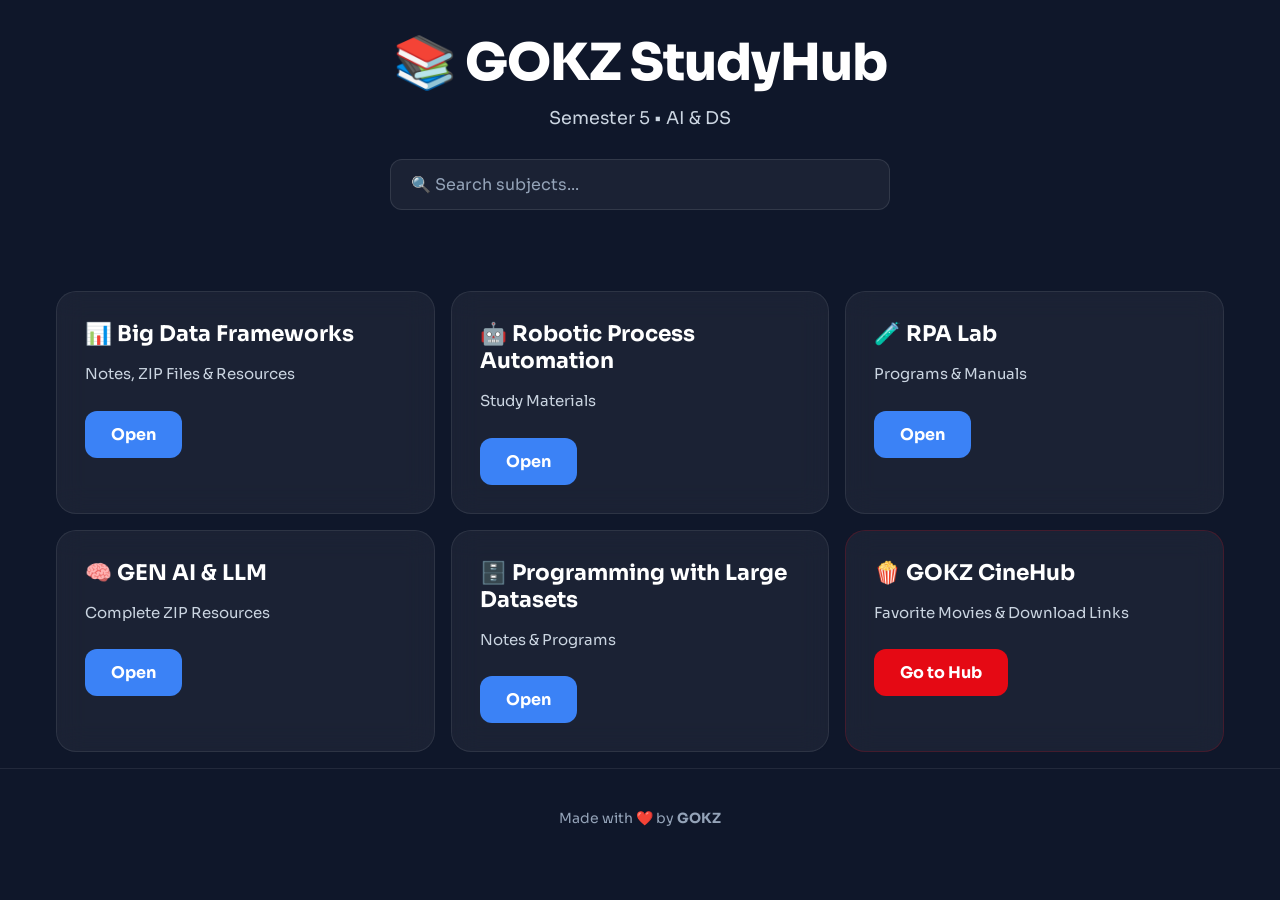
<file: index.html>
<!DOCTYPE html>
<html lang="en">
<head>
    <meta charset="UTF-8">
    <meta name="viewport" content="width=device-width, initial-scale=1.0, maximum-scale=5.0">
    <title>GOKZ StudyHub</title>

    <!-- External stylesheet fallback -->
    <link rel="stylesheet" href="style.css">

    <link rel="preconnect" href="https://fonts.googleapis.com">
    <link rel="preconnect" href="https://fonts.gstatic.com" crossorigin>
    <link href="https://fonts.googleapis.com/css2?family=Sora:wght@300;400;500;600;700;800&display=swap" rel="stylesheet">

    <!-- Embedded Mobile & Dark Mode Fixes -->
    <style>
        * {
            box-sizing: border-box;
            margin: 0;
            padding: 0;
        }
        /* Forces the dark theme on mobile even if style.css fails to load */
        html, body {
            background-color: #0f172a !important; 
            color: #ffffff !important;
            font-family: 'Sora', sans-serif;
            min-height: 100vh;
        }
        /* Basic mobile responsive constraints for card layouts */
        .cards {
            display: flex;
            flex-direction: column;
            gap: 16px;
            padding: 16px;
            width: 100%;
            max-width: 1200px;
            margin: 0 auto;
        }
        @media (min-width: 768px) {
            .cards {
                display: grid;
                grid-template-columns: repeat(auto-fit, minmax(300px, 1fr));
            }
        }
        
        /* Specific Netflix styling overrides for the movie card */
        .cine-card {
            border: 1px solid rgba(229, 9, 20, 0.2) !important;
        }
        .cine-btn {
            background-color: #e50914 !important;
            color: #ffffff !important;
        }
        .cine-btn:hover {
            background-color: #ff1f2a !important;
            box-shadow: 0 4px 12px rgba(229, 9, 20, 0.4) !important;
        }
    </style>
</head>

<body>

<header style="padding: 30px 20px; text-align: center;">
    <h1>📚 GOKZ StudyHub</h1>
    <p style="color: #cbd5e1; margin-top: 5px;">Semester 5 • AI & DS</p>
</header>

<section class="hero" style="padding: 0 20px 20px; text-align: center;">
    <input
        type="text"
        id="search"
        placeholder="🔍 Search subjects..."
        style="width: 100%; max-width: 500px; padding: 14px 20px; border-radius: 12px; border: 1px solid rgba(255,255,255,0.1); background: rgba(255,255,255,0.05); color: #fff; font-family: inherit;"
    >
</section>

<section class="cards">

<div class="card">
    <h2>📊 Big Data Frameworks</h2>
    <p>Notes, ZIP Files & Resources</p>
    <a href="2302AS503-Big-Data-Frameworks/" class="btn">Open</a>
</div>

<div class="card">
    <h2>🤖 Robotic Process Automation</h2>
    <p>Study Materials</p>
    <a href="2303AS002-Robotic-Process-Automation/" class="btn">Open</a>
</div>

<div class="card">
    <h2>🧪 RPA Lab</h2>
    <p>Programs & Manuals</p>
    <a href="Robotic-Process-Automation-Lab/" class="btn">Open</a>
</div>

<div class="card">
    <h2>🧠 GEN AI & LLM</h2>
    <p>Complete ZIP Resources</p>
    <a href="GEN-AI-and-LLM/" class="btn">Open</a>
</div>

<div class="card">
    <h2>🗄️ Programming with Large Datasets</h2>
    <p>Notes & Programs</p>
    <a href="Programming-with-Large-Datasets-Laboratory/" class="btn">Open</a>
</div>

<!-- 🍿 GOKZ CINEHUB ENTERTAINMENT CARD -->
<div class="card cine-card">
    <h2>🍿 GOKZ CineHub</h2>
    <p>Favorite Movies & Download Links</p>
    <a href="GokzCineHub/" class="btn cine-btn">Go to Hub</a>
</div>

</section>

<footer style="text-align: center; padding: 40px 20px; color: #94a3b8;">
    Made with ❤️ by <b>GOKZ</b>
</footer>

<script src="script.js"></script>

</body>
</html>
</file>
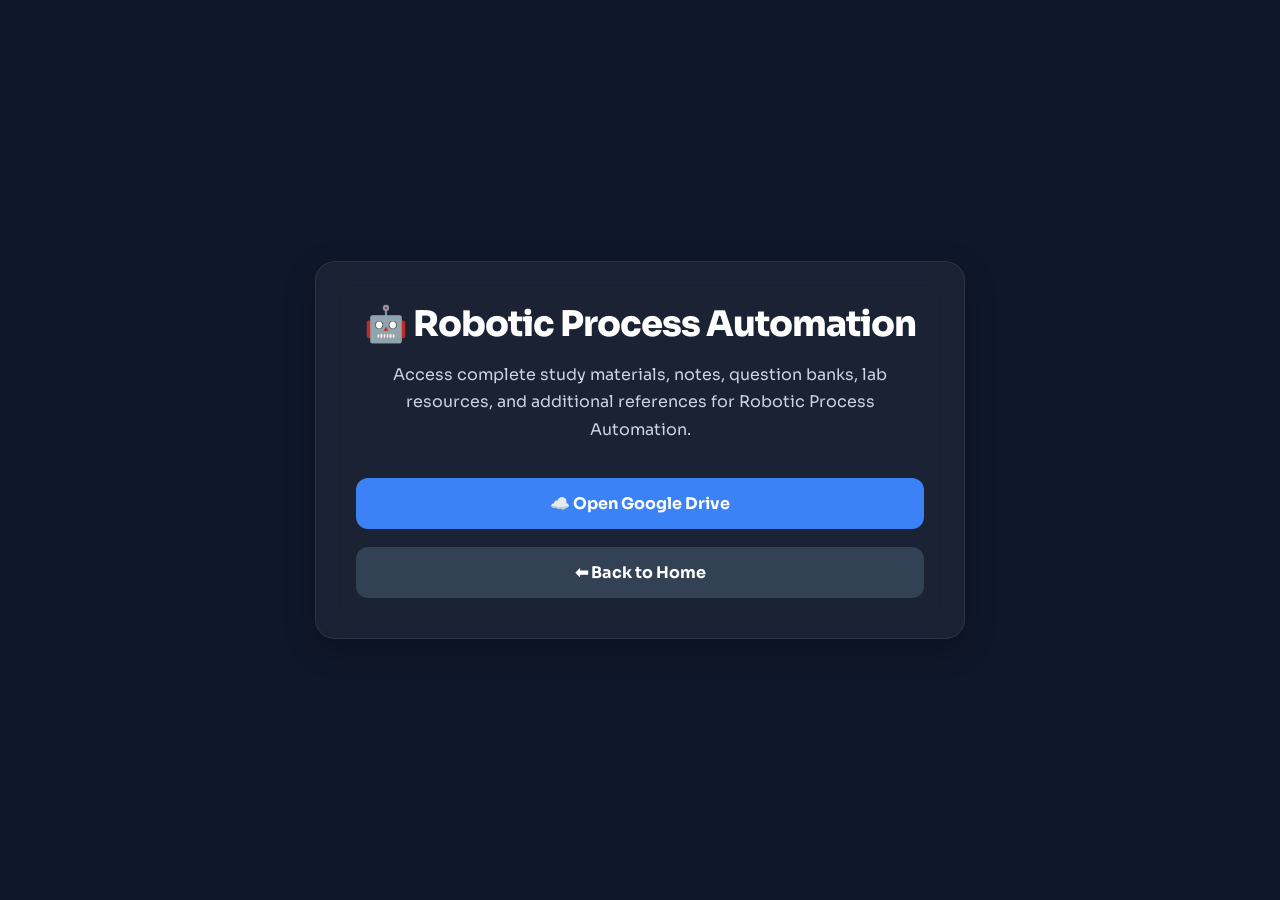
<file: 2303AS002-Robotic-Process-Automation/index.html>
<!DOCTYPE html>
<html lang="en">
<head>
<meta charset="UTF-8">
<meta name="viewport" content="width=device-width, initial-scale=1.0">

<title>Robotic Process Automation | GOKZ StudyHub</title>

<link rel="preconnect" href="https://fonts.googleapis.com">
<link rel="preconnect" href="https://fonts.gstatic.com" crossorigin>

<link href="https://fonts.googleapis.com/css2?family=Sora:wght@300;400;500;600;700;800&display=swap" rel="stylesheet">

<style>

*{
margin:0;
padding:0;
box-sizing:border-box;
font-family:'Sora',sans-serif;
}

body{
background:#0f172a;
color:#fff;
display:flex;
justify-content:center;
align-items:center;
min-height:100vh;
padding:20px;
}

.card{
width:100%;
max-width:650px;
background:rgba(255,255,255,.05);
backdrop-filter:blur(14px);
border:1px solid rgba(255,255,255,.08);
border-radius:20px;
padding:40px;
text-align:center;
box-shadow:0 10px 30px rgba(0,0,0,.25);
}

h1{
margin-bottom:15px;
font-size:2.2rem;
font-weight:800;
letter-spacing:-1px;
}

p{
color:#cbd5e1;
margin-bottom:35px;
line-height:1.7;
font-size:16px;
}

.buttons{
display:flex;
flex-direction:column;
gap:18px;
}

.btn{
display:block;
text-decoration:none;
background:#3b82f6;
color:#fff;
padding:15px;
border-radius:12px;
font-weight:700;
transition:.3s;
}

.btn:hover{
background:#2563eb;
transform:translateY(-3px);
box-shadow:0 8px 20px rgba(59,130,246,.35);
}

.back{
background:#334155;
}

.back:hover{
background:#475569;
}

</style>

</head>

<body>

<div class="card">

<h1>🤖 Robotic Process Automation</h1>

<p>
Access complete study materials, notes, question banks, lab resources, and additional references for Robotic Process Automation.
</p>

<div class="buttons">

<a class="btn"
href="https://drive.google.com/drive/folders/1baTRk-MH0PGLDNh-UJjxGUgoLq-Ivt1K"
target="_blank"
rel="noopener noreferrer">
☁️ Open Google Drive
</a>

<a class="btn back" href="../index.html">
⬅ Back to Home
</a>

</div>

</div>

</body>
</html>
</file>
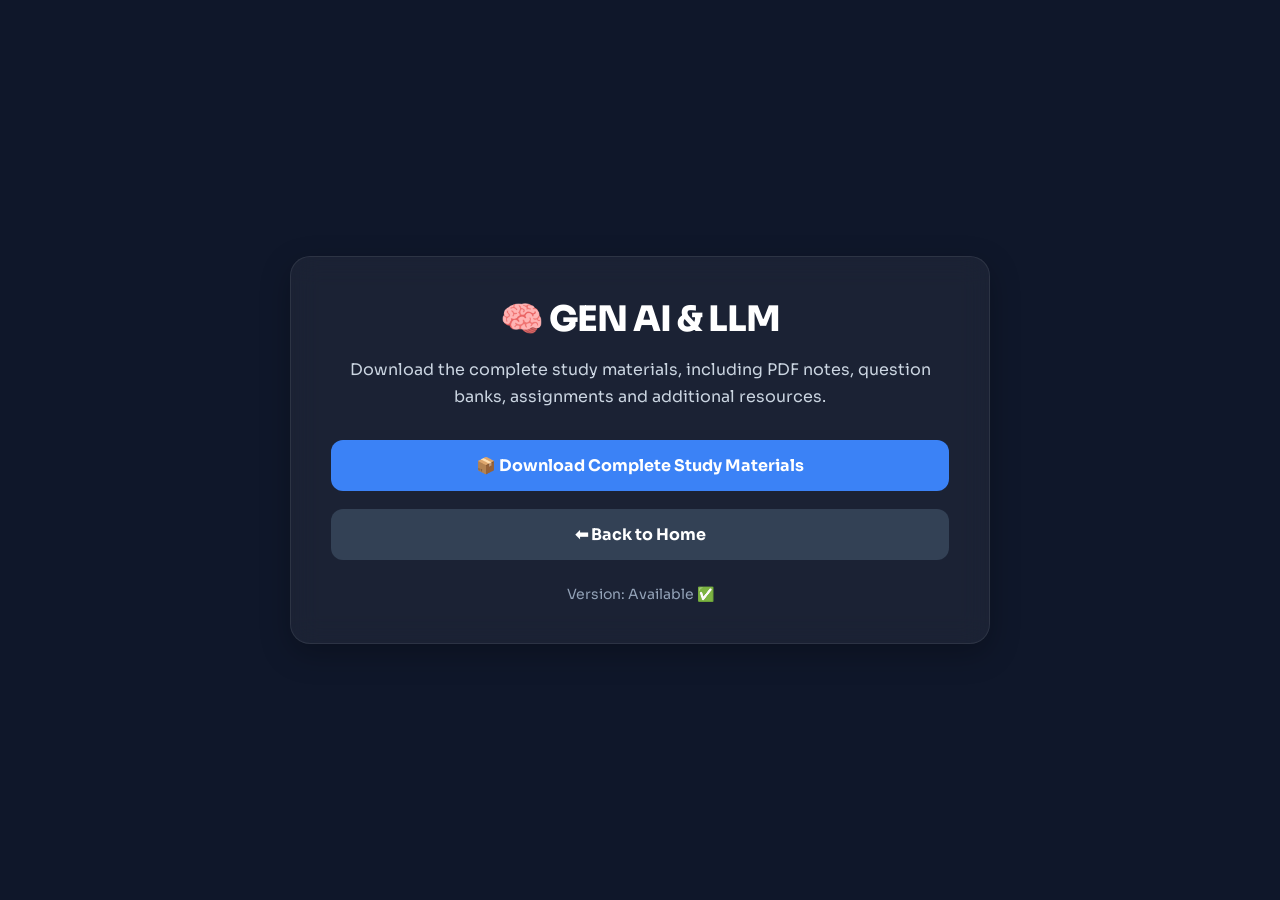
<file: GEN-AI-and-LLM/index.html>
<!DOCTYPE html>
<html lang="en">
<head>
<meta charset="UTF-8">
<meta name="viewport" content="width=device-width, initial-scale=1.0">

<title>GEN AI & LLM | GOKZ StudyHub</title>

<link rel="preconnect" href="https://fonts.googleapis.com">
<link rel="preconnect" href="https://fonts.gstatic.com" crossorigin>

<link href="https://fonts.googleapis.com/css2?family=Sora:wght@300;400;500;600;700;800&display=swap" rel="stylesheet">

<style>

*{
margin:0;
padding:0;
box-sizing:border-box;
font-family:'Sora',sans-serif;
}

body{
background:#0f172a;
color:#fff;
display:flex;
justify-content:center;
align-items:center;
min-height:100vh;
padding:20px;
}

.card{
width:100%;
max-width:700px;
background:rgba(255,255,255,.05);
backdrop-filter:blur(14px);
border:1px solid rgba(255,255,255,.08);
border-radius:20px;
padding:40px;
text-align:center;
box-shadow:0 10px 30px rgba(0,0,0,.25);
}

h1{
font-size:2.2rem;
font-weight:800;
margin-bottom:15px;
letter-spacing:-1px;
}

p{
color:#cbd5e1;
margin-bottom:30px;
line-height:1.7;
}

.buttons{
display:flex;
flex-direction:column;
gap:18px;
}

.btn{
display:block;
padding:15px;
text-decoration:none;
background:#3b82f6;
color:white;
border-radius:12px;
font-weight:700;
transition:.3s;
}

.btn:hover{
background:#2563eb;
transform:translateY(-3px);
box-shadow:0 8px 20px rgba(59,130,246,.35);
}

.back{
background:#334155;
}

.back:hover{
background:#475569;
}

.info{
margin-top:25px;
color:#94a3b8;
font-size:14px;
}

</style>
</head>

<body>

<div class="card">

<h1>🧠 GEN AI & LLM</h1>

<p>
Download the complete study materials, including PDF notes, question banks, assignments and additional resources.
</p>

<div class="buttons">

<a class="btn"
href="GEN AI & LLM (Professional Elective).zip"
download>
📦 Download Complete Study Materials
</a>

<a class="btn back"
href="../index.html">
⬅ Back to Home
</a>

</div>

<div class="info">
Version: Available ✅
</div>

</div>

</body>
</html>
</file>
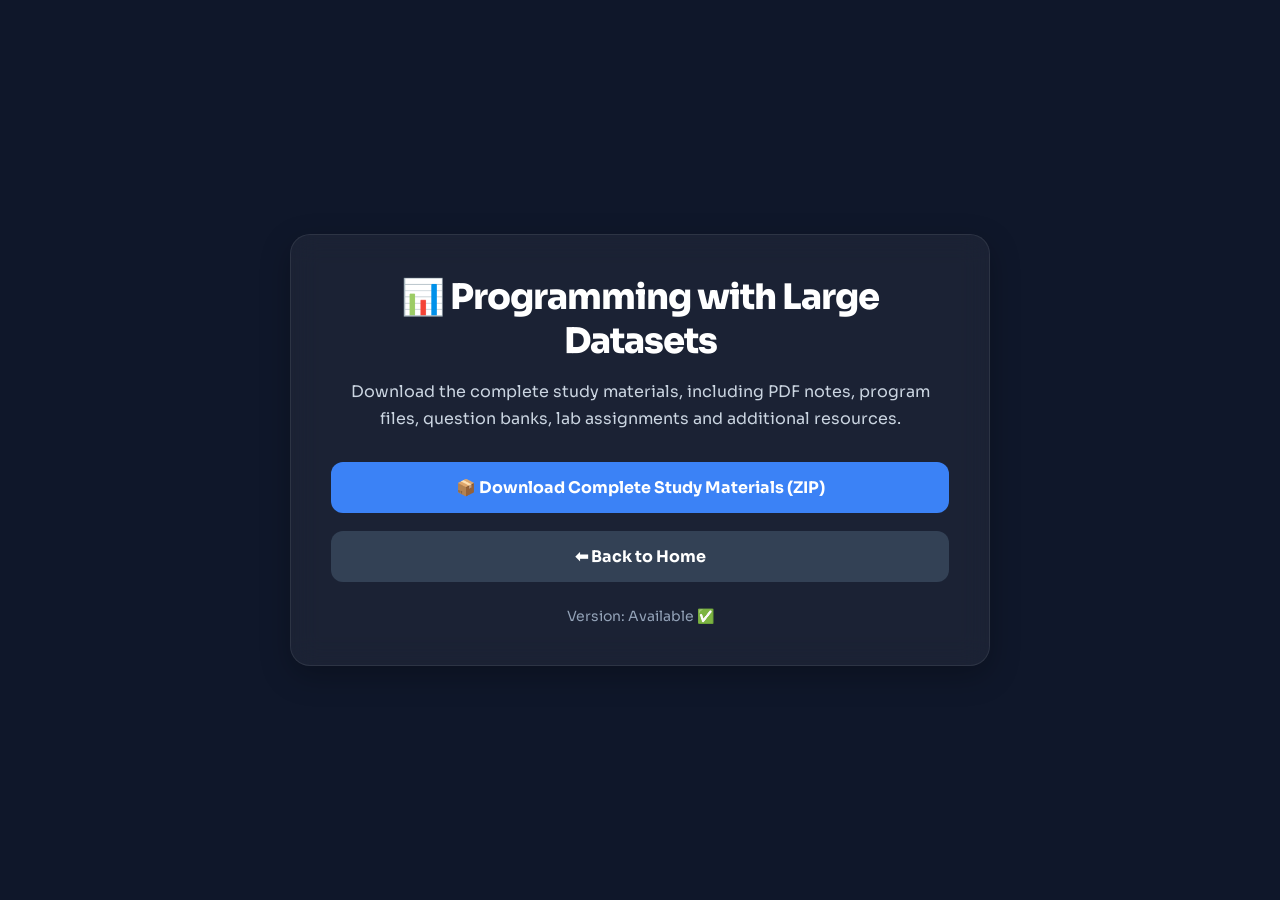
<file: Programming-with-Large-Datasets-Laboratory/index.html>
<!DOCTYPE html>
<html lang="en">
<head>
<meta charset="UTF-8">
<meta name="viewport" content="width=device-width, initial-scale=1.0">

<title>Programming with Large Datasets | GOKZ StudyHub</title>

<link rel="preconnect" href="https://fonts.googleapis.com">
<link rel="preconnect" href="https://fonts.gstatic.com" crossorigin>

<link href="https://fonts.googleapis.com/css2?family=Sora:wght@300;400;500;600;700;800&display=swap" rel="stylesheet">

<style>

*{
margin:0;
padding:0;
box-sizing:border-box;
font-family:'Sora',sans-serif;
}

body{
background:#0f172a;
color:#fff;
display:flex;
justify-content:center;
align-items:center;
min-height:100vh;
padding:20px;
}

.card{
width:100%;
max-width:700px;
background:rgba(255,255,255,.05);
backdrop-filter:blur(14px);
border:1px solid rgba(255,255,255,.08);
border-radius:20px;
padding:40px;
text-align:center;
box-shadow:0 10px 30px rgba(0,0,0,.25);
}

h1{
font-size:2.2rem;
font-weight:800;
margin-bottom:15px;
letter-spacing:-1px;
}

p{
color:#cbd5e1;
margin-bottom:30px;
line-height:1.7;
}

.buttons{
display:flex;
flex-direction:column;
gap:18px;
}

.btn{
display:block;
padding:15px;
text-decoration:none;
background:#3b82f6;
color:white;
border-radius:12px;
font-weight:700;
transition:.3s;
}

.btn:hover{
background:#2563eb;
transform:translateY(-3px);
box-shadow:0 8px 20px rgba(59,130,246,.35);
}

.back{
background:#334155;
}

.back:hover{
background:#475569;
}

.info{
margin-top:25px;
color:#94a3b8;
font-size:14px;
}

</style>
</head>

<body>

<div class="card">

<h1>📊 Programming with Large Datasets</h1>

<p>
Download the complete study materials, including PDF notes, program files, question banks, lab assignments and additional resources.
</p>

<div class="buttons">

<!-- Direct download button targeted to your renamed zip file -->
<a class="btn"
href="Programming-with-Large-Datasets.zip"
download>
📦 Download Complete Study Materials (ZIP)
</a>

<a class="btn back"
href="../index.html">
⬅ Back to Home
</a>

</div>

<div class="info">
Version: Available ✅
</div>

</div>

</body>
</html>
</file>
<file: style.css>
*{
    margin:0;
    padding:0;
    box-sizing:border-box;
    font-family:'Sora',sans-serif;
}

body{
    background:#0f172a;
    color:#fff;
    min-height:100vh;
}

header{
    text-align:center;
    padding:70px 20px 35px;
}

header h1{
    font-size:3.2rem;
    font-weight:800;
    letter-spacing:-1px;
    margin-bottom:12px;
}

header p{
    color:#94a3b8;
    font-size:1.1rem;
    font-weight:400;
}

.hero{
    display:flex;
    justify-content:center;
    margin-bottom:45px;
}

#search{
    width:90%;
    max-width:600px;
    padding:16px 22px;
    border:none;
    outline:none;
    border-radius:14px;
    font-size:16px;
    background:#1e293b;
    color:#fff;
    transition:0.3s;
}

#search::placeholder{
    color:#94a3b8;
}

#search:focus{
    box-shadow:0 0 0 3px rgba(59,130,246,.25);
}

.cards{
    width:90%;
    max-width:1200px;
    margin:auto;
    display:grid;
    grid-template-columns:repeat(auto-fit,minmax(280px,1fr));
    gap:28px;
    padding-bottom:70px;
}

.card{
    background:rgba(255,255,255,.05);
    backdrop-filter:blur(14px);
    border:1px solid rgba(255,255,255,.08);
    border-radius:20px;
    padding:28px;
    transition:.35s;
}

.card:hover{
    transform:translateY(-8px);
    border-color:#3b82f6;
    box-shadow:0 12px 30px rgba(59,130,246,.30);
}

.card h2{
    font-size:1.35rem;
    font-weight:700;
    margin-bottom:14px;
}

.card p{
    color:#cbd5e1;
    margin-bottom:24px;
    line-height:1.7;
    font-size:15px;
}

.btn{
    display:inline-block;
    text-decoration:none;
    background:#3b82f6;
    color:#fff;
    padding:13px 26px;
    border-radius:12px;
    font-weight:700;
    transition:.3s;
}

.btn:hover{
    background:#2563eb;
    transform:translateY(-2px);
}

footer{
    text-align:center;
    padding:35px;
    color:#94a3b8;
    border-top:1px solid rgba(255,255,255,.08);
    font-size:14px;
}

@media(max-width:700px){

header h1{
    font-size:2.3rem;
}

header p{
    font-size:1rem;
}

.cards{
    grid-template-columns:1fr;
}

}
</file>
